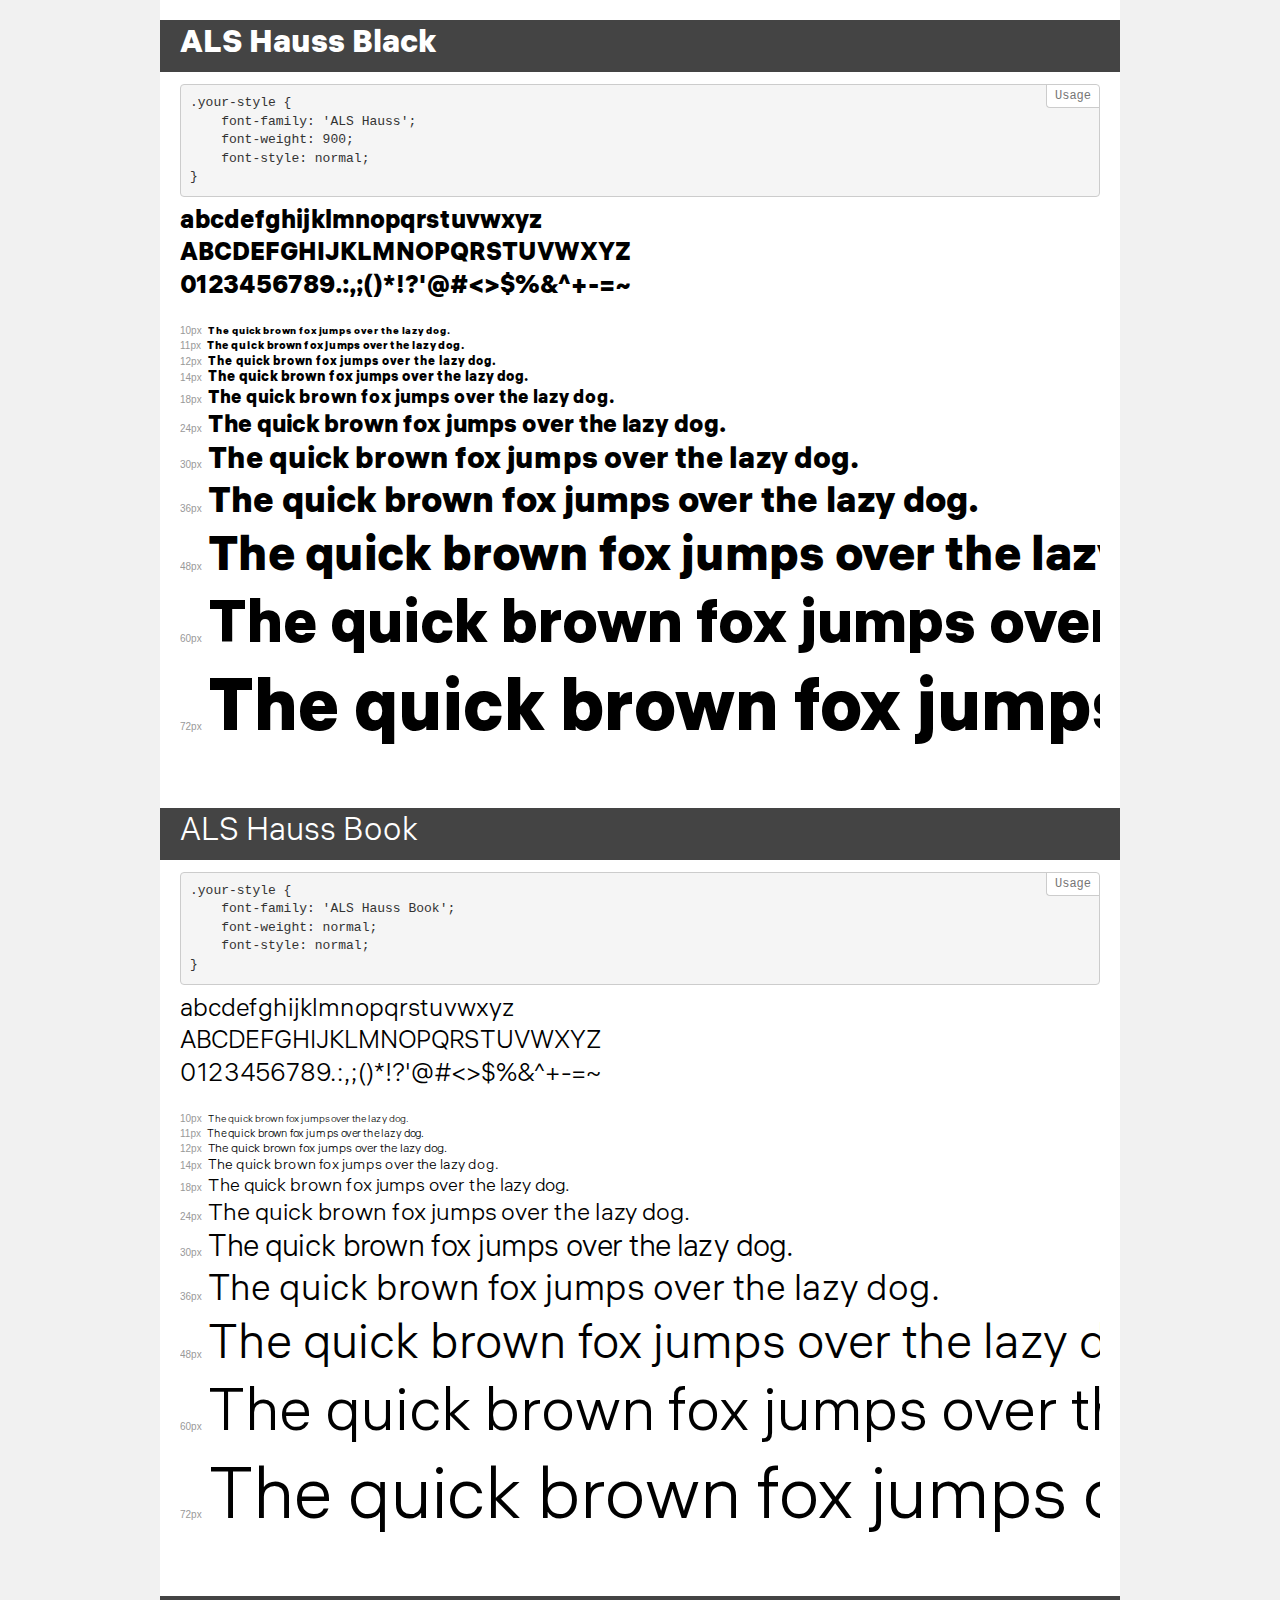
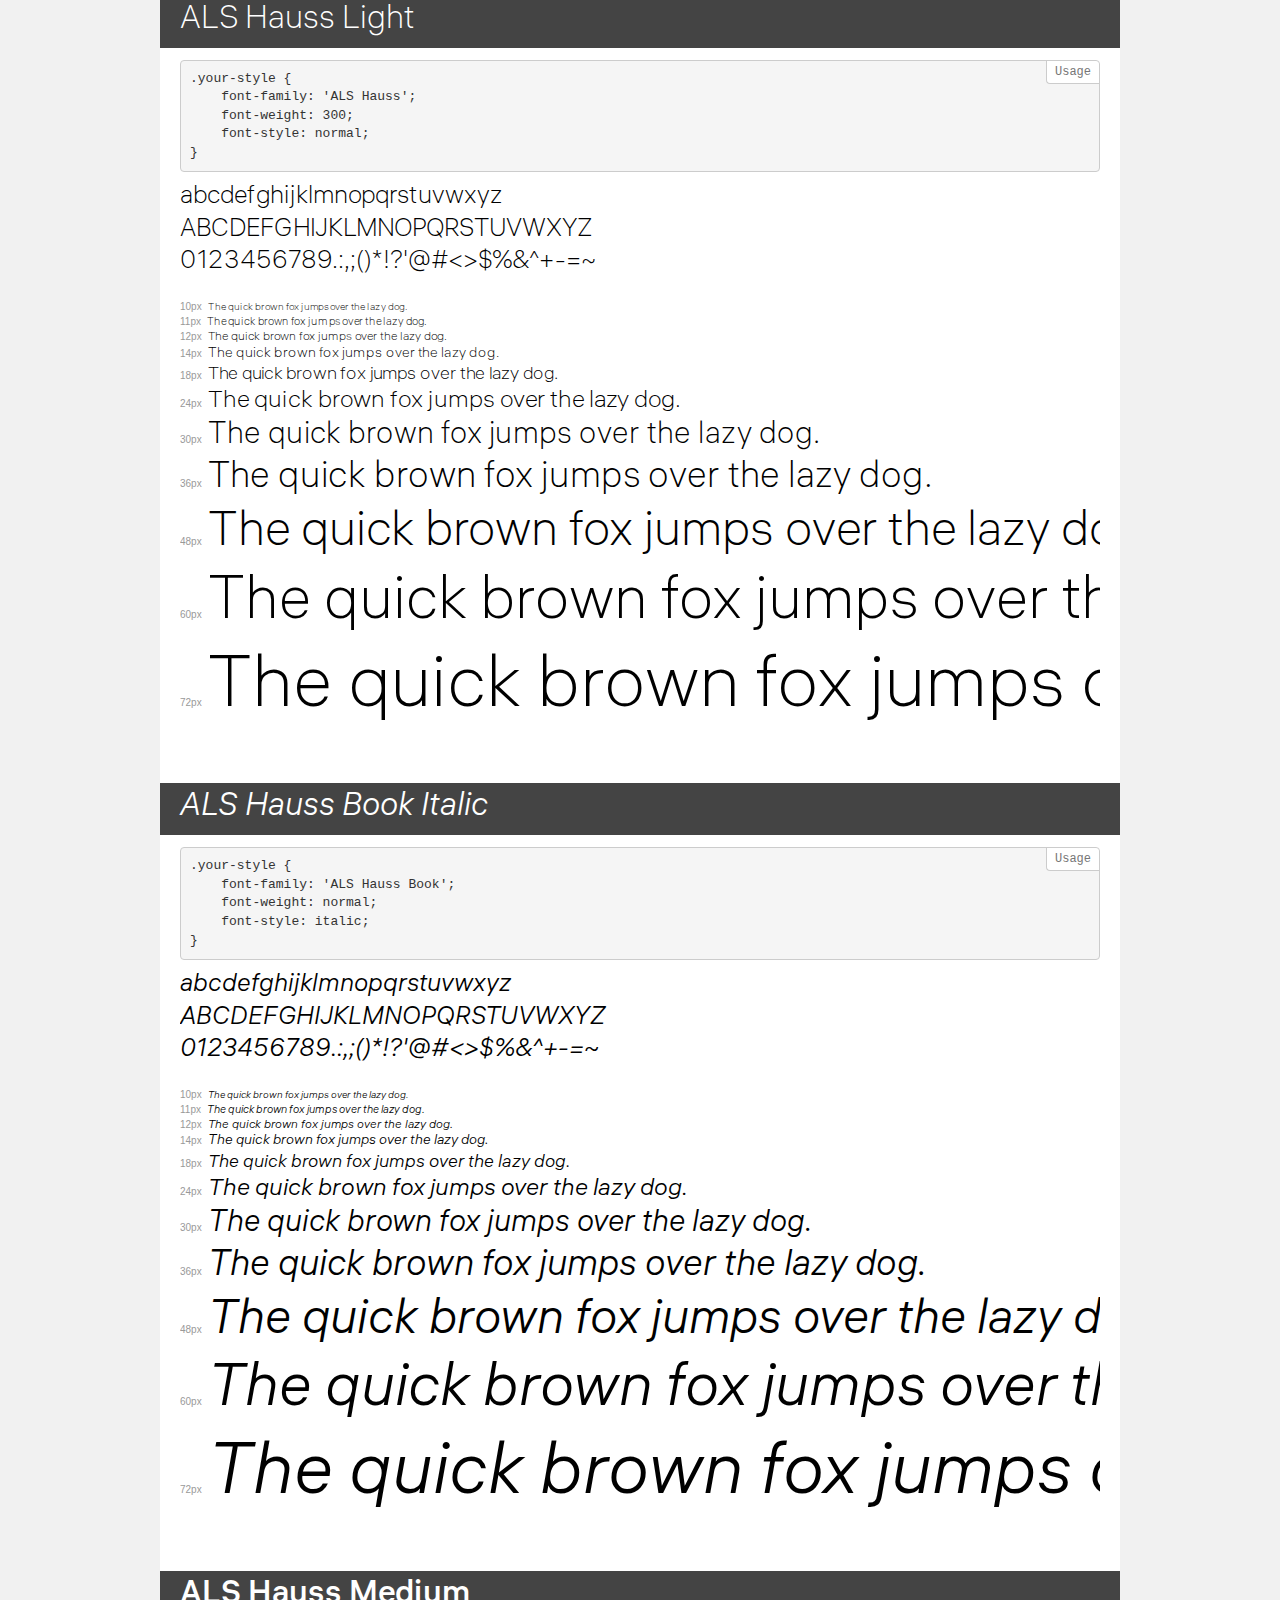
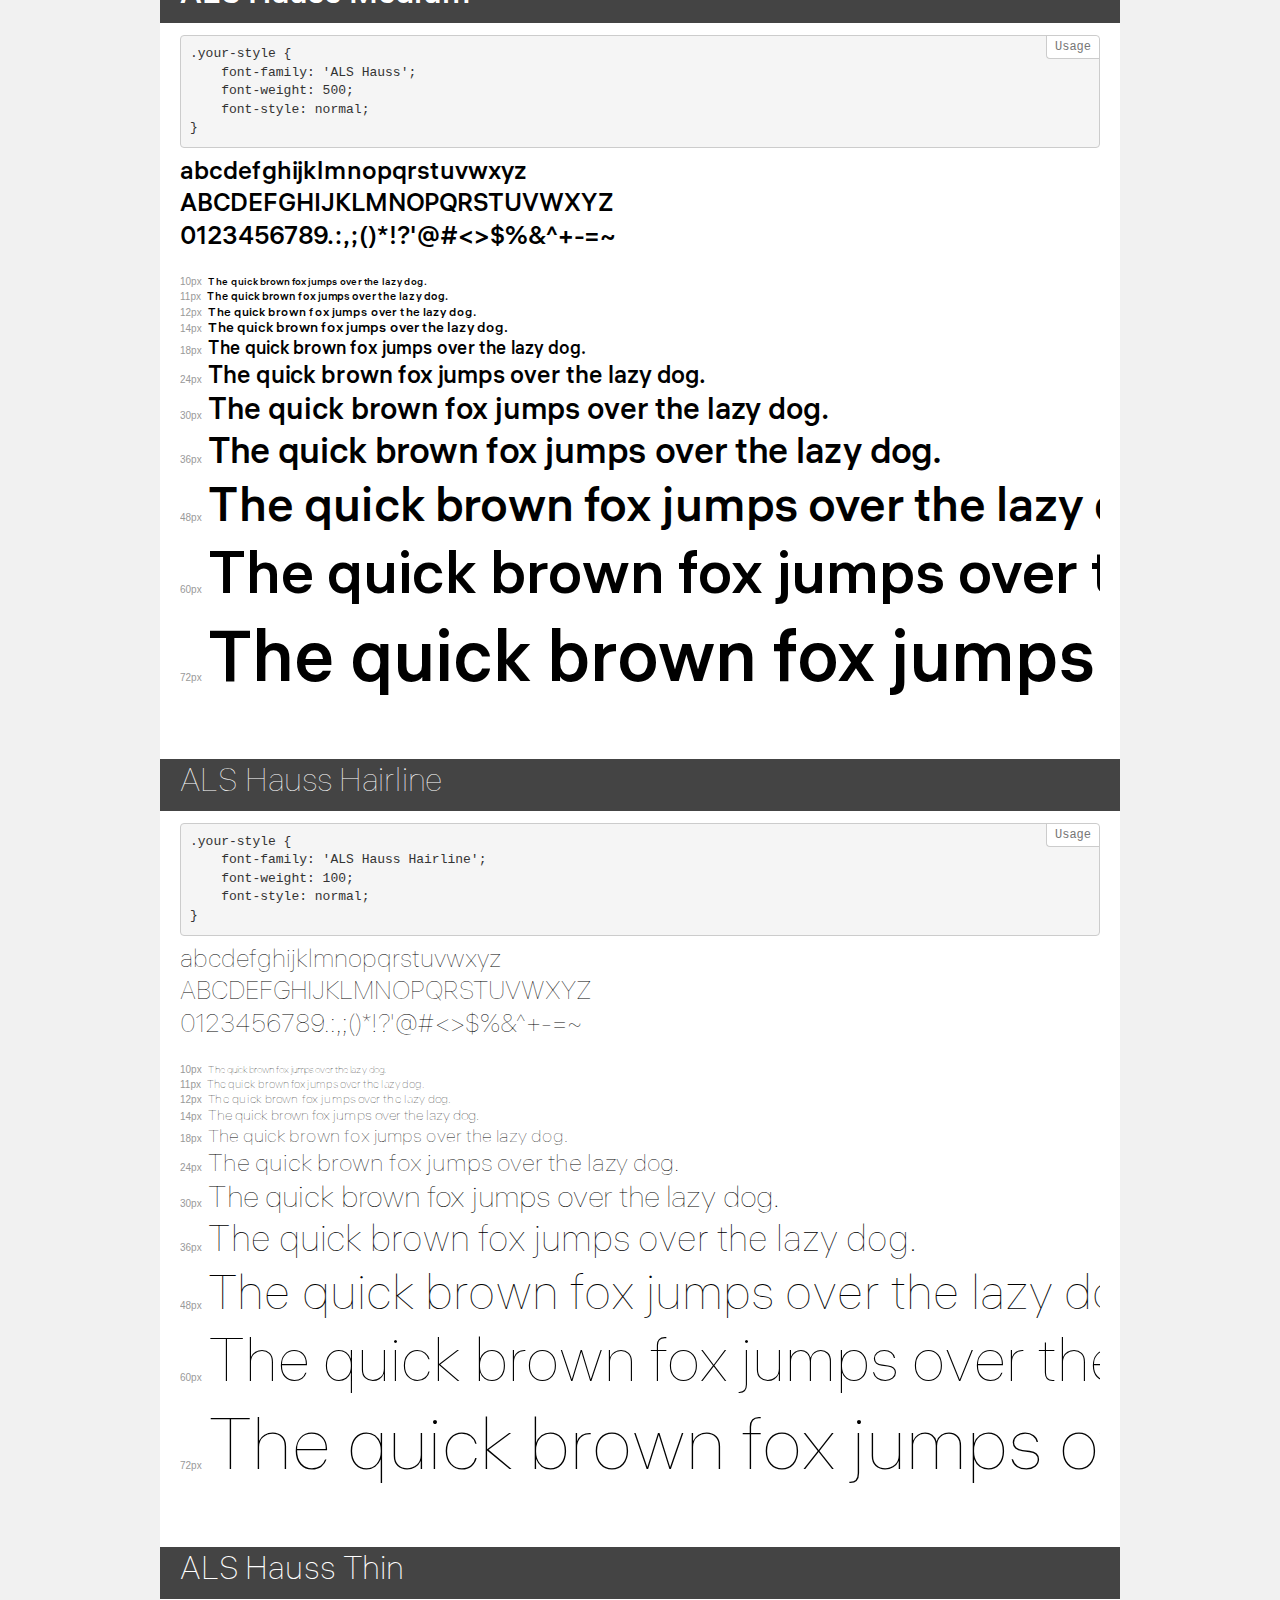
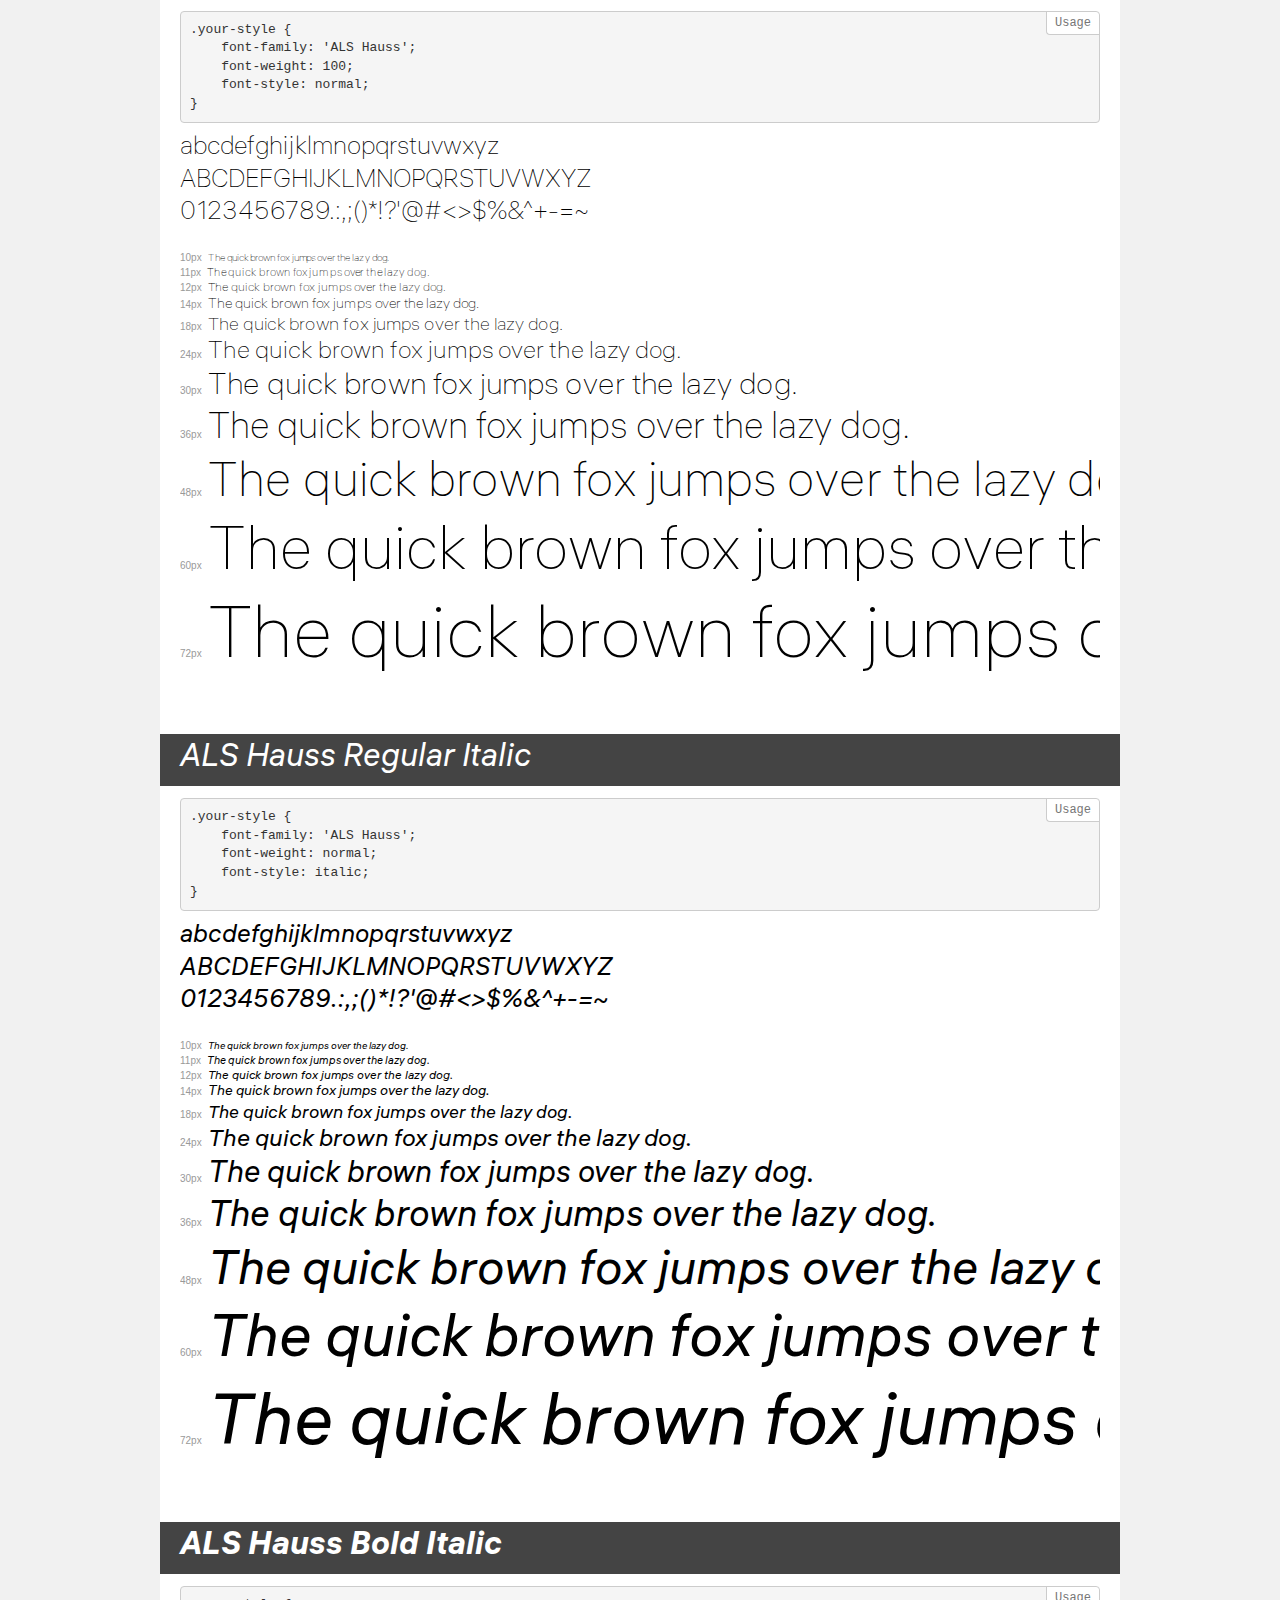
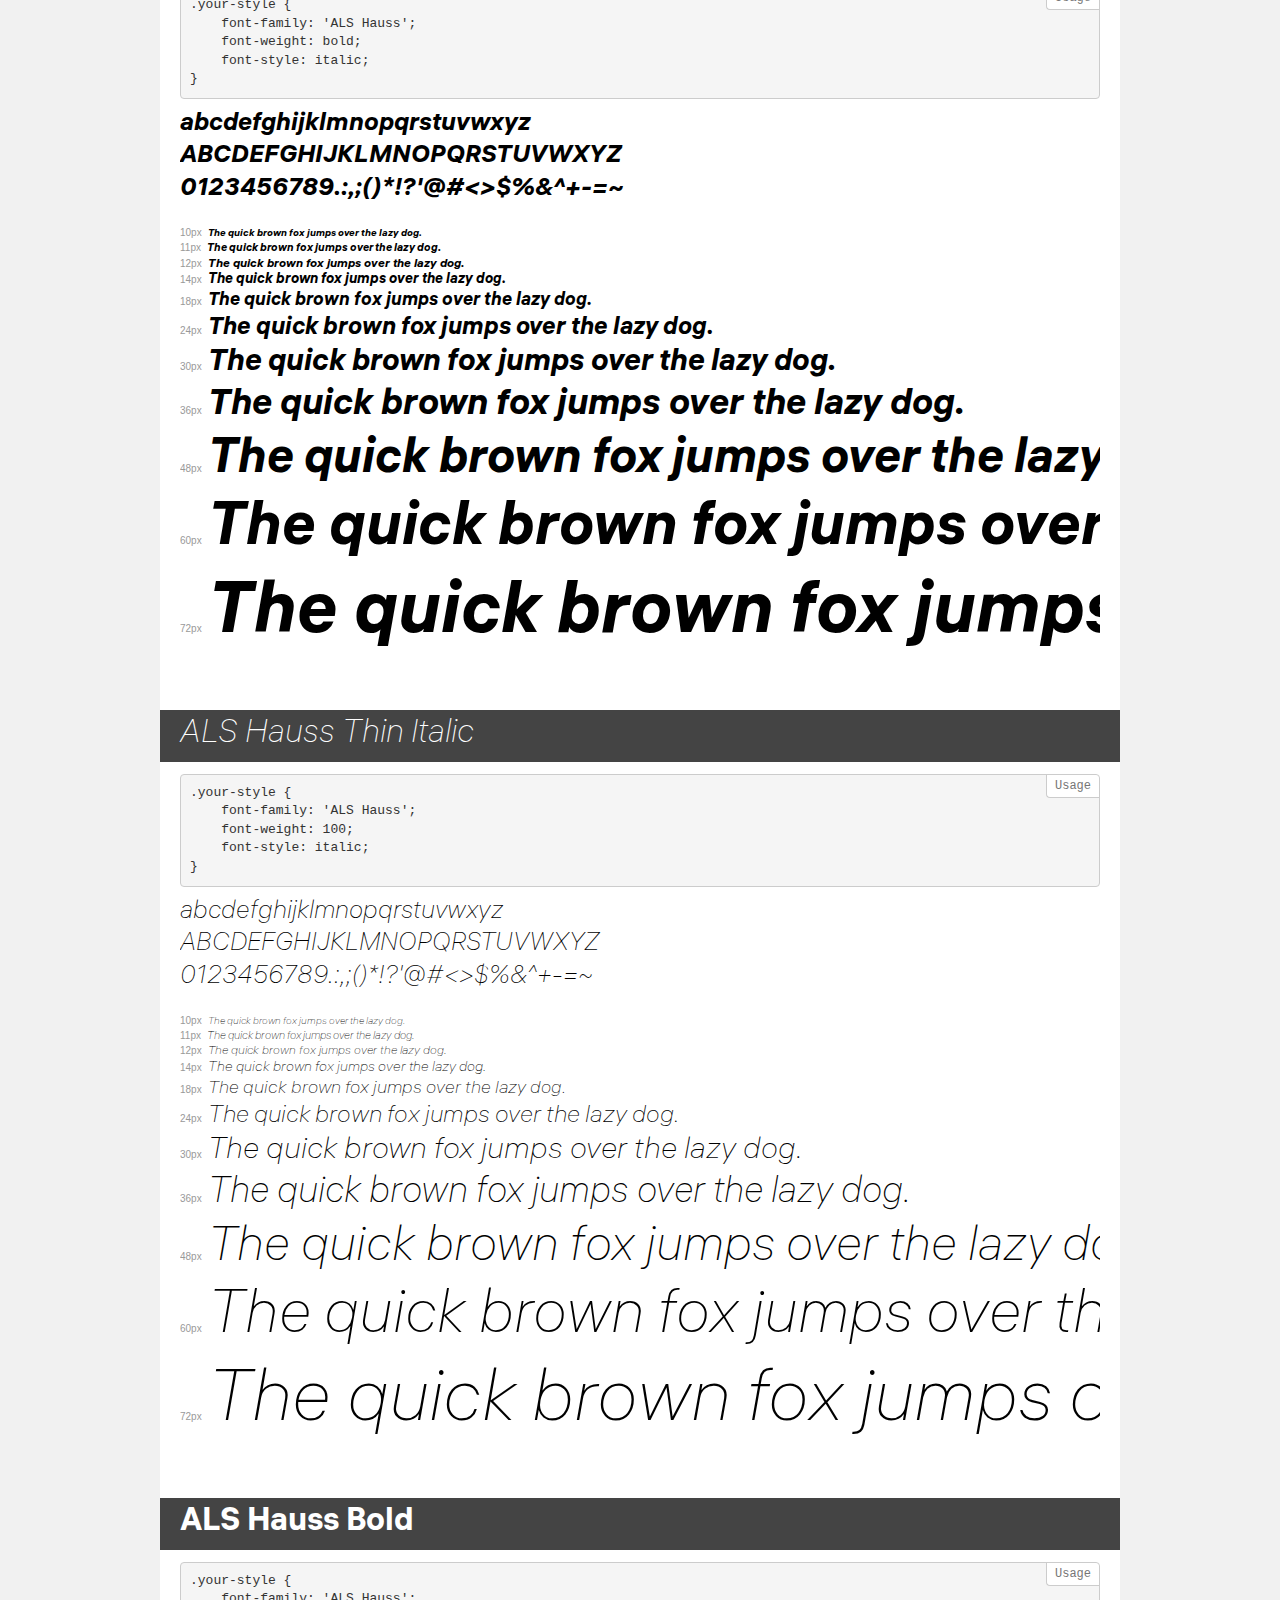
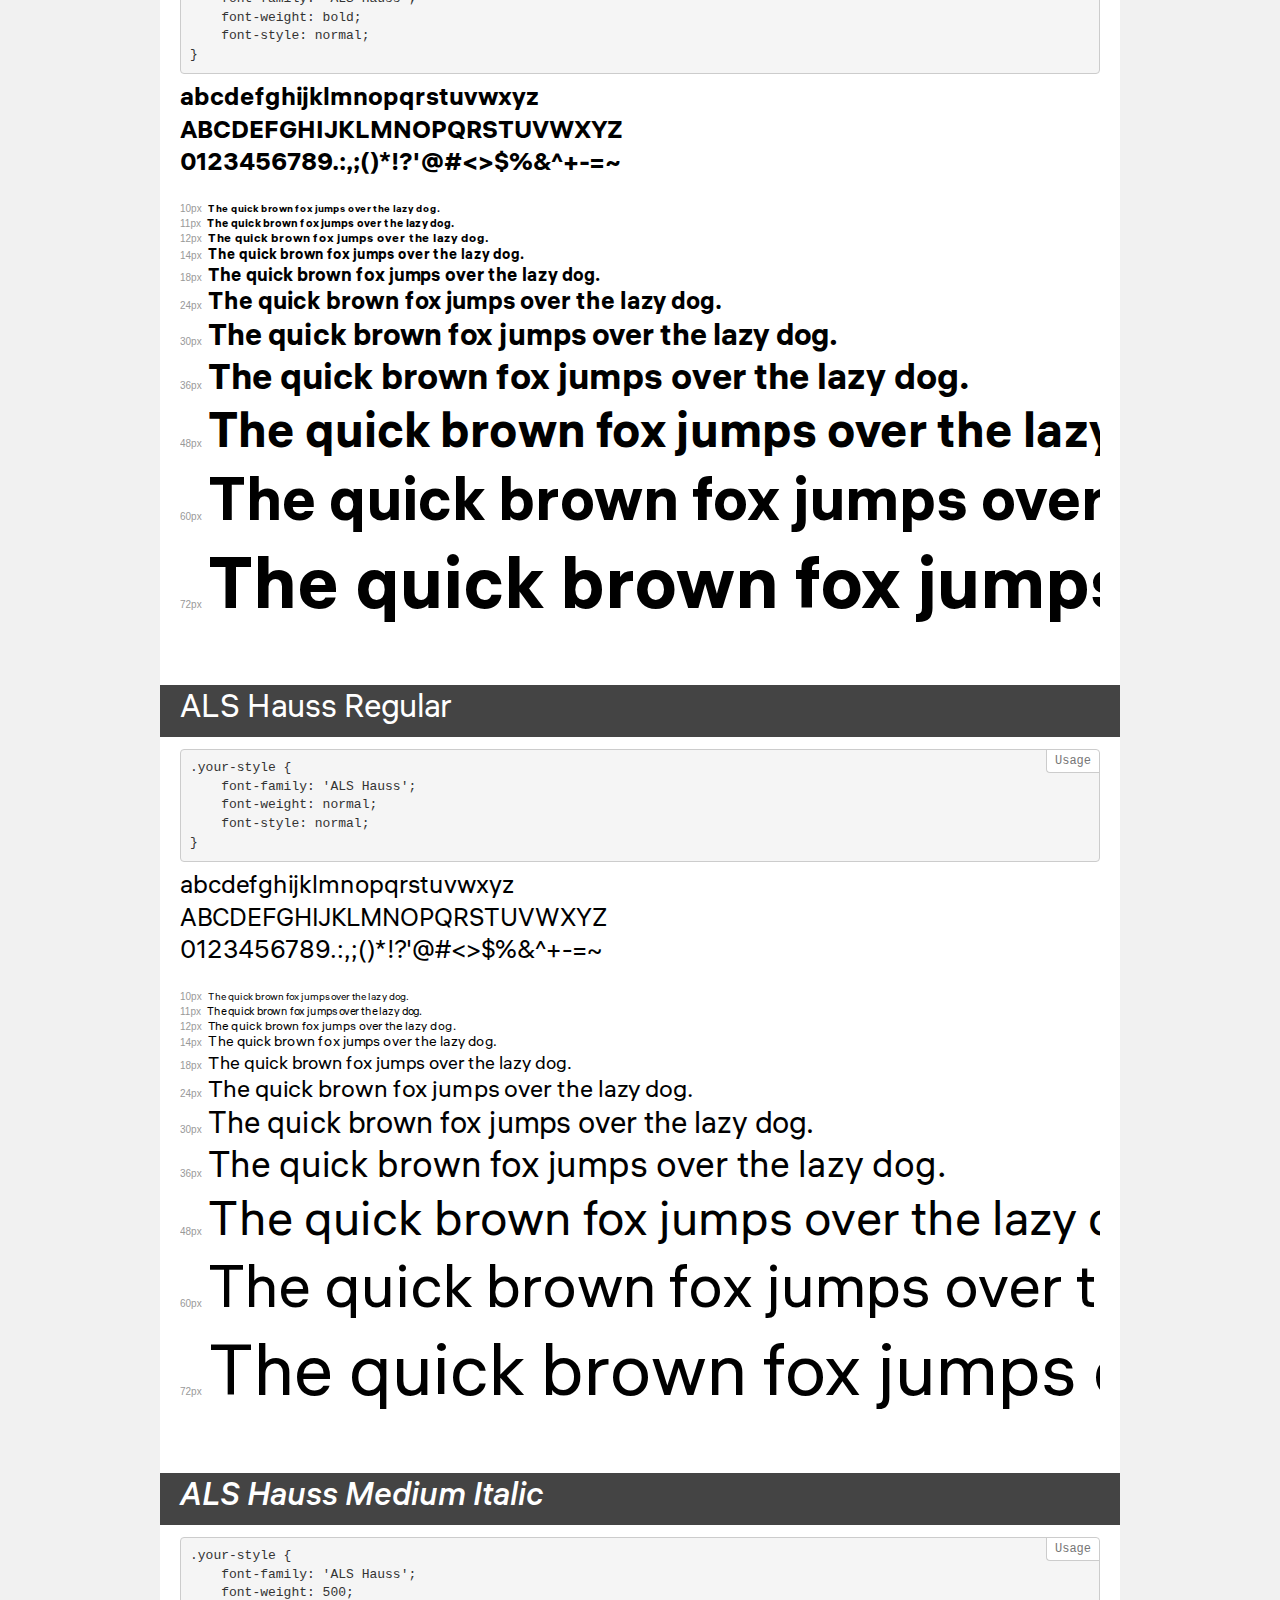
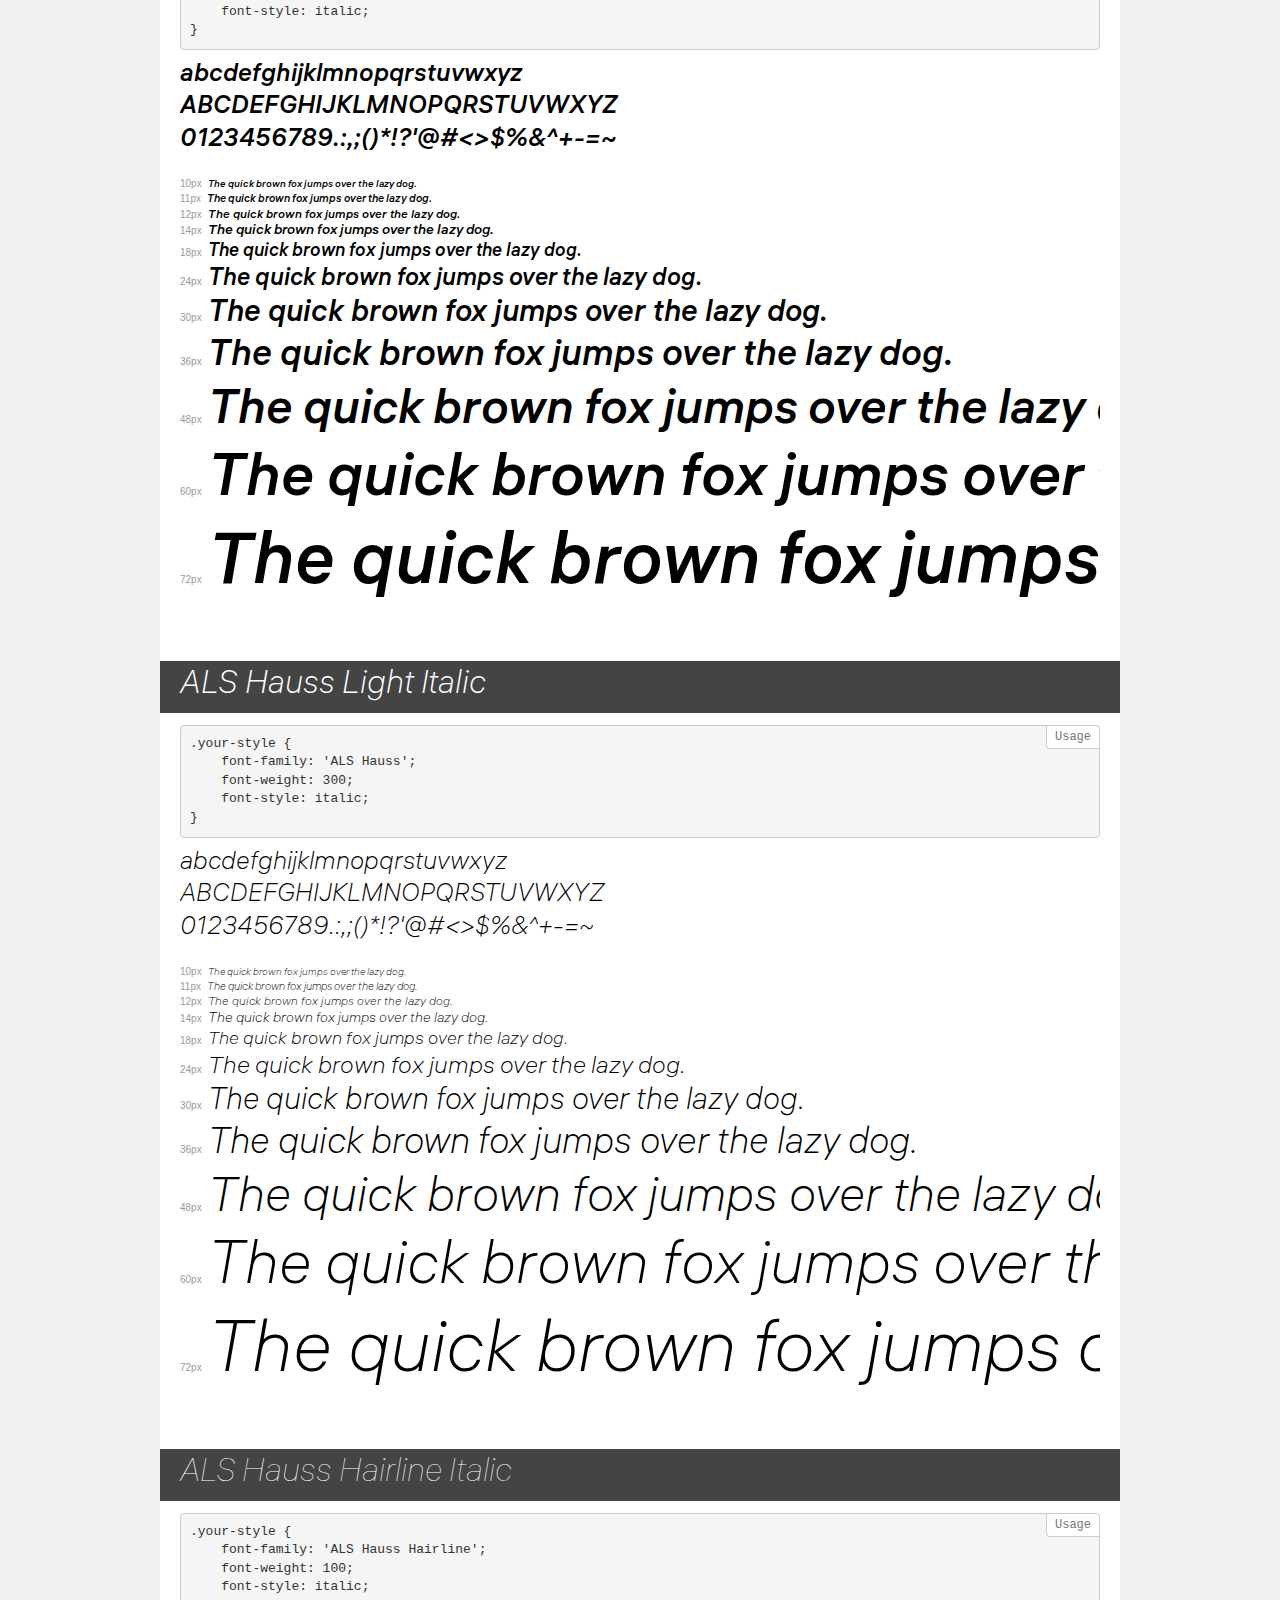
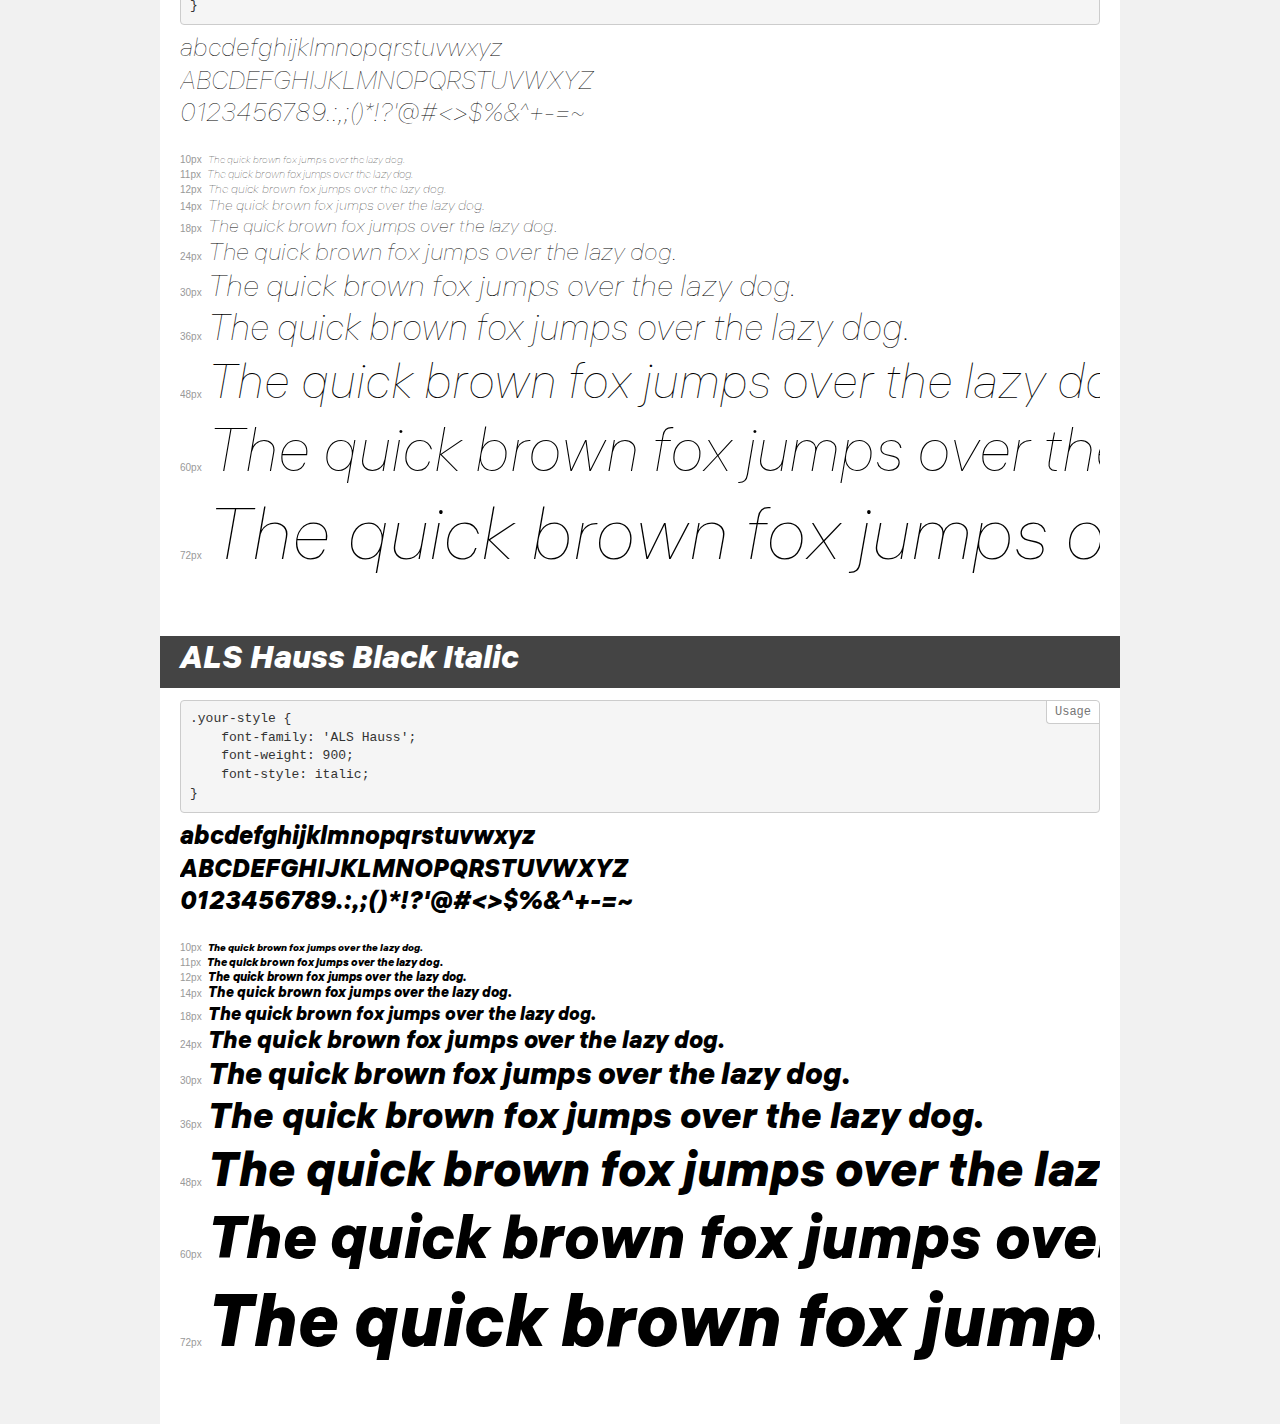
<file: fonts/hauss/demo.html>
<!DOCTYPE html>
<html>
<head>
    <meta charset="utf-8">
    <meta http-equiv="X-UA-Compatible" content="IE=edge">
    <meta name="viewport" content="width=device-width, initial-scale=1">
    <meta name="robots" content="noindex, noarchive">
    <meta name="format-detection" content="telephone=no">
    <title>Transfonter demo</title>
    <link href="stylesheet.css" rel="stylesheet">
    <style>
        /*
        http://meyerweb.com/eric/tools/css/reset/
        v2.0 | 20110126
        License: none (public domain)
        */
        html, body, div, span, applet, object, iframe,
        h1, h2, h3, h4, h5, h6, p, blockquote, pre,
        a, abbr, acronym, address, big, cite, code,
        del, dfn, em, img, ins, kbd, q, s, samp,
        small, strike, strong, sub, sup, tt, var,
        b, u, i, center,
        dl, dt, dd, ol, ul, li,
        fieldset, form, label, legend,
        table, caption, tbody, tfoot, thead, tr, th, td,
        article, aside, canvas, details, embed,
        figure, figcaption, footer, header, hgroup,
        menu, nav, output, ruby, section, summary,
        time, mark, audio, video {
            margin: 0;
            padding: 0;
            border: 0;
            font-size: 100%;
            font: inherit;
            vertical-align: baseline;
        }
        /* HTML5 display-role reset for older browsers */
        article, aside, details, figcaption, figure,
        footer, header, hgroup, menu, nav, section {
            display: block;
        }
        body {
            line-height: 1;
        }
        ol, ul {
            list-style: none;
        }
        blockquote, q {
            quotes: none;
        }
        blockquote:before, blockquote:after,
        q:before, q:after {
            content: '';
            content: none;
        }
        table {
            border-collapse: collapse;
            border-spacing: 0;
        }
        /* common styles */
        body {
            background: #f1f1f1;
            color: #000;
        }
        .page {
            background: #fff;
            width: 920px;
            margin: 0 auto;
            padding: 20px 20px 0 20px;
            overflow: hidden;
        }
        .font-container {
            overflow-x: auto;
            overflow-y: hidden;
            margin-bottom: 40px;
            line-height: 1.3;
            white-space: nowrap;
            padding-bottom: 5px;
        }
        h1 {
            position: relative;
            background: #444;
            font-size: 32px;
            color: #fff;
            padding: 10px 20px;
            margin: 0 -20px 12px -20px;
        }
        .letters {
            font-size: 25px;
            margin-bottom: 20px;
        }
        .s10:before {
            content: '10px';
        }
        .s11:before {
            content: '11px';
        }
        .s12:before {
            content: '12px';
        }
        .s14:before {
            content: '14px';
        }
        .s18:before {
            content: '18px';
        }
        .s24:before {
            content: '24px';
        }
        .s30:before {
            content: '30px';
        }
        .s36:before {
            content: '36px';
        }
        .s48:before {
            content: '48px';
        }
        .s60:before {
            content: '60px';
        }
        .s72:before {
            content: '72px';
        }
        .s10:before, .s11:before, .s12:before, .s14:before,
        .s18:before, .s24:before, .s30:before, .s36:before,
        .s48:before, .s60:before, .s72:before {
            font-family: Arial, sans-serif;
            font-size: 10px;
            font-weight: normal;
            font-style: normal;
            color: #999;
            padding-right: 6px;
        }
        pre {
            display: block;
            position: relative;
            padding: 9px;
            margin: 0 0 10px;
            font-family: Monaco, Menlo, Consolas, "Courier New", monospace !important;
            font-size: 13px;
            line-height: 1.428571429;
            color: #333;
            font-weight: normal !important;
            font-style: normal !important;
            background-color: #f5f5f5;
            border: 1px solid #ccc;
            overflow-x: auto;
            border-radius: 4px;
        }
        pre:after {
            display: block;
            position: absolute;
            right: 0;
            top: 0;
            content: 'Usage';
            line-height: 1;
            padding: 5px 8px;
            font-size: 12px;
            color: #767676;
            background-color: #fff;
            border: 1px solid #ccc;
            border-right: none;
            border-top: none;
            border-radius: 0 4px 0 4px;
            z-index: 10;
        }
        /* responsive */
        @media (max-width: 959px) {
            .page {
                width: auto;
                margin: 0;
            }
        }
    </style>
</head>
<body>
<div class="page">
    <div class="demo" style="font-family: 'ALS Hauss'; font-weight: 900; font-style: normal;">
        <h1>ALS Hauss Black</h1>
        <pre>.your-style {
    font-family: 'ALS Hauss';
    font-weight: 900;
    font-style: normal;
}</pre>
        <div class="font-container">
            <p class="letters">
                abcdefghijklmnopqrstuvwxyz<br>
ABCDEFGHIJKLMNOPQRSTUVWXYZ<br>
                0123456789.:,;()*!?'@#<>$%&^+-=~
            </p>
            <p class="s10" style="font-size: 10px;">The quick brown fox jumps over the lazy dog.</p>
            <p class="s11" style="font-size: 11px;">The quick brown fox jumps over the lazy dog.</p>
            <p class="s12" style="font-size: 12px;">The quick brown fox jumps over the lazy dog.</p>
            <p class="s14" style="font-size: 14px;">The quick brown fox jumps over the lazy dog.</p>
            <p class="s18" style="font-size: 18px;">The quick brown fox jumps over the lazy dog.</p>
            <p class="s24" style="font-size: 24px;">The quick brown fox jumps over the lazy dog.</p>
            <p class="s30" style="font-size: 30px;">The quick brown fox jumps over the lazy dog.</p>
            <p class="s36" style="font-size: 36px;">The quick brown fox jumps over the lazy dog.</p>
            <p class="s48" style="font-size: 48px;">The quick brown fox jumps over the lazy dog.</p>
            <p class="s60" style="font-size: 60px;">The quick brown fox jumps over the lazy dog.</p>
            <p class="s72" style="font-size: 72px;">The quick brown fox jumps over the lazy dog.</p>
        </div>
    </div>
    <div class="demo" style="font-family: 'ALS Hauss Book'; font-weight: normal; font-style: normal;">
        <h1>ALS Hauss Book</h1>
        <pre>.your-style {
    font-family: 'ALS Hauss Book';
    font-weight: normal;
    font-style: normal;
}</pre>
        <div class="font-container">
            <p class="letters">
                abcdefghijklmnopqrstuvwxyz<br>
ABCDEFGHIJKLMNOPQRSTUVWXYZ<br>
                0123456789.:,;()*!?'@#<>$%&^+-=~
            </p>
            <p class="s10" style="font-size: 10px;">The quick brown fox jumps over the lazy dog.</p>
            <p class="s11" style="font-size: 11px;">The quick brown fox jumps over the lazy dog.</p>
            <p class="s12" style="font-size: 12px;">The quick brown fox jumps over the lazy dog.</p>
            <p class="s14" style="font-size: 14px;">The quick brown fox jumps over the lazy dog.</p>
            <p class="s18" style="font-size: 18px;">The quick brown fox jumps over the lazy dog.</p>
            <p class="s24" style="font-size: 24px;">The quick brown fox jumps over the lazy dog.</p>
            <p class="s30" style="font-size: 30px;">The quick brown fox jumps over the lazy dog.</p>
            <p class="s36" style="font-size: 36px;">The quick brown fox jumps over the lazy dog.</p>
            <p class="s48" style="font-size: 48px;">The quick brown fox jumps over the lazy dog.</p>
            <p class="s60" style="font-size: 60px;">The quick brown fox jumps over the lazy dog.</p>
            <p class="s72" style="font-size: 72px;">The quick brown fox jumps over the lazy dog.</p>
        </div>
    </div>
    <div class="demo" style="font-family: 'ALS Hauss'; font-weight: 300; font-style: normal;">
        <h1>ALS Hauss Light</h1>
        <pre>.your-style {
    font-family: 'ALS Hauss';
    font-weight: 300;
    font-style: normal;
}</pre>
        <div class="font-container">
            <p class="letters">
                abcdefghijklmnopqrstuvwxyz<br>
ABCDEFGHIJKLMNOPQRSTUVWXYZ<br>
                0123456789.:,;()*!?'@#<>$%&^+-=~
            </p>
            <p class="s10" style="font-size: 10px;">The quick brown fox jumps over the lazy dog.</p>
            <p class="s11" style="font-size: 11px;">The quick brown fox jumps over the lazy dog.</p>
            <p class="s12" style="font-size: 12px;">The quick brown fox jumps over the lazy dog.</p>
            <p class="s14" style="font-size: 14px;">The quick brown fox jumps over the lazy dog.</p>
            <p class="s18" style="font-size: 18px;">The quick brown fox jumps over the lazy dog.</p>
            <p class="s24" style="font-size: 24px;">The quick brown fox jumps over the lazy dog.</p>
            <p class="s30" style="font-size: 30px;">The quick brown fox jumps over the lazy dog.</p>
            <p class="s36" style="font-size: 36px;">The quick brown fox jumps over the lazy dog.</p>
            <p class="s48" style="font-size: 48px;">The quick brown fox jumps over the lazy dog.</p>
            <p class="s60" style="font-size: 60px;">The quick brown fox jumps over the lazy dog.</p>
            <p class="s72" style="font-size: 72px;">The quick brown fox jumps over the lazy dog.</p>
        </div>
    </div>
    <div class="demo" style="font-family: 'ALS Hauss Book'; font-weight: normal; font-style: italic;">
        <h1>ALS Hauss Book Italic</h1>
        <pre>.your-style {
    font-family: 'ALS Hauss Book';
    font-weight: normal;
    font-style: italic;
}</pre>
        <div class="font-container">
            <p class="letters">
                abcdefghijklmnopqrstuvwxyz<br>
ABCDEFGHIJKLMNOPQRSTUVWXYZ<br>
                0123456789.:,;()*!?'@#<>$%&^+-=~
            </p>
            <p class="s10" style="font-size: 10px;">The quick brown fox jumps over the lazy dog.</p>
            <p class="s11" style="font-size: 11px;">The quick brown fox jumps over the lazy dog.</p>
            <p class="s12" style="font-size: 12px;">The quick brown fox jumps over the lazy dog.</p>
            <p class="s14" style="font-size: 14px;">The quick brown fox jumps over the lazy dog.</p>
            <p class="s18" style="font-size: 18px;">The quick brown fox jumps over the lazy dog.</p>
            <p class="s24" style="font-size: 24px;">The quick brown fox jumps over the lazy dog.</p>
            <p class="s30" style="font-size: 30px;">The quick brown fox jumps over the lazy dog.</p>
            <p class="s36" style="font-size: 36px;">The quick brown fox jumps over the lazy dog.</p>
            <p class="s48" style="font-size: 48px;">The quick brown fox jumps over the lazy dog.</p>
            <p class="s60" style="font-size: 60px;">The quick brown fox jumps over the lazy dog.</p>
            <p class="s72" style="font-size: 72px;">The quick brown fox jumps over the lazy dog.</p>
        </div>
    </div>
    <div class="demo" style="font-family: 'ALS Hauss'; font-weight: 500; font-style: normal;">
        <h1>ALS Hauss Medium</h1>
        <pre>.your-style {
    font-family: 'ALS Hauss';
    font-weight: 500;
    font-style: normal;
}</pre>
        <div class="font-container">
            <p class="letters">
                abcdefghijklmnopqrstuvwxyz<br>
ABCDEFGHIJKLMNOPQRSTUVWXYZ<br>
                0123456789.:,;()*!?'@#<>$%&^+-=~
            </p>
            <p class="s10" style="font-size: 10px;">The quick brown fox jumps over the lazy dog.</p>
            <p class="s11" style="font-size: 11px;">The quick brown fox jumps over the lazy dog.</p>
            <p class="s12" style="font-size: 12px;">The quick brown fox jumps over the lazy dog.</p>
            <p class="s14" style="font-size: 14px;">The quick brown fox jumps over the lazy dog.</p>
            <p class="s18" style="font-size: 18px;">The quick brown fox jumps over the lazy dog.</p>
            <p class="s24" style="font-size: 24px;">The quick brown fox jumps over the lazy dog.</p>
            <p class="s30" style="font-size: 30px;">The quick brown fox jumps over the lazy dog.</p>
            <p class="s36" style="font-size: 36px;">The quick brown fox jumps over the lazy dog.</p>
            <p class="s48" style="font-size: 48px;">The quick brown fox jumps over the lazy dog.</p>
            <p class="s60" style="font-size: 60px;">The quick brown fox jumps over the lazy dog.</p>
            <p class="s72" style="font-size: 72px;">The quick brown fox jumps over the lazy dog.</p>
        </div>
    </div>
    <div class="demo" style="font-family: 'ALS Hauss Hairline'; font-weight: 100; font-style: normal;">
        <h1>ALS Hauss Hairline</h1>
        <pre>.your-style {
    font-family: 'ALS Hauss Hairline';
    font-weight: 100;
    font-style: normal;
}</pre>
        <div class="font-container">
            <p class="letters">
                abcdefghijklmnopqrstuvwxyz<br>
ABCDEFGHIJKLMNOPQRSTUVWXYZ<br>
                0123456789.:,;()*!?'@#<>$%&^+-=~
            </p>
            <p class="s10" style="font-size: 10px;">The quick brown fox jumps over the lazy dog.</p>
            <p class="s11" style="font-size: 11px;">The quick brown fox jumps over the lazy dog.</p>
            <p class="s12" style="font-size: 12px;">The quick brown fox jumps over the lazy dog.</p>
            <p class="s14" style="font-size: 14px;">The quick brown fox jumps over the lazy dog.</p>
            <p class="s18" style="font-size: 18px;">The quick brown fox jumps over the lazy dog.</p>
            <p class="s24" style="font-size: 24px;">The quick brown fox jumps over the lazy dog.</p>
            <p class="s30" style="font-size: 30px;">The quick brown fox jumps over the lazy dog.</p>
            <p class="s36" style="font-size: 36px;">The quick brown fox jumps over the lazy dog.</p>
            <p class="s48" style="font-size: 48px;">The quick brown fox jumps over the lazy dog.</p>
            <p class="s60" style="font-size: 60px;">The quick brown fox jumps over the lazy dog.</p>
            <p class="s72" style="font-size: 72px;">The quick brown fox jumps over the lazy dog.</p>
        </div>
    </div>
    <div class="demo" style="font-family: 'ALS Hauss'; font-weight: 100; font-style: normal;">
        <h1>ALS Hauss Thin</h1>
        <pre>.your-style {
    font-family: 'ALS Hauss';
    font-weight: 100;
    font-style: normal;
}</pre>
        <div class="font-container">
            <p class="letters">
                abcdefghijklmnopqrstuvwxyz<br>
ABCDEFGHIJKLMNOPQRSTUVWXYZ<br>
                0123456789.:,;()*!?'@#<>$%&^+-=~
            </p>
            <p class="s10" style="font-size: 10px;">The quick brown fox jumps over the lazy dog.</p>
            <p class="s11" style="font-size: 11px;">The quick brown fox jumps over the lazy dog.</p>
            <p class="s12" style="font-size: 12px;">The quick brown fox jumps over the lazy dog.</p>
            <p class="s14" style="font-size: 14px;">The quick brown fox jumps over the lazy dog.</p>
            <p class="s18" style="font-size: 18px;">The quick brown fox jumps over the lazy dog.</p>
            <p class="s24" style="font-size: 24px;">The quick brown fox jumps over the lazy dog.</p>
            <p class="s30" style="font-size: 30px;">The quick brown fox jumps over the lazy dog.</p>
            <p class="s36" style="font-size: 36px;">The quick brown fox jumps over the lazy dog.</p>
            <p class="s48" style="font-size: 48px;">The quick brown fox jumps over the lazy dog.</p>
            <p class="s60" style="font-size: 60px;">The quick brown fox jumps over the lazy dog.</p>
            <p class="s72" style="font-size: 72px;">The quick brown fox jumps over the lazy dog.</p>
        </div>
    </div>
    <div class="demo" style="font-family: 'ALS Hauss'; font-weight: normal; font-style: italic;">
        <h1>ALS Hauss Regular Italic</h1>
        <pre>.your-style {
    font-family: 'ALS Hauss';
    font-weight: normal;
    font-style: italic;
}</pre>
        <div class="font-container">
            <p class="letters">
                abcdefghijklmnopqrstuvwxyz<br>
ABCDEFGHIJKLMNOPQRSTUVWXYZ<br>
                0123456789.:,;()*!?'@#<>$%&^+-=~
            </p>
            <p class="s10" style="font-size: 10px;">The quick brown fox jumps over the lazy dog.</p>
            <p class="s11" style="font-size: 11px;">The quick brown fox jumps over the lazy dog.</p>
            <p class="s12" style="font-size: 12px;">The quick brown fox jumps over the lazy dog.</p>
            <p class="s14" style="font-size: 14px;">The quick brown fox jumps over the lazy dog.</p>
            <p class="s18" style="font-size: 18px;">The quick brown fox jumps over the lazy dog.</p>
            <p class="s24" style="font-size: 24px;">The quick brown fox jumps over the lazy dog.</p>
            <p class="s30" style="font-size: 30px;">The quick brown fox jumps over the lazy dog.</p>
            <p class="s36" style="font-size: 36px;">The quick brown fox jumps over the lazy dog.</p>
            <p class="s48" style="font-size: 48px;">The quick brown fox jumps over the lazy dog.</p>
            <p class="s60" style="font-size: 60px;">The quick brown fox jumps over the lazy dog.</p>
            <p class="s72" style="font-size: 72px;">The quick brown fox jumps over the lazy dog.</p>
        </div>
    </div>
    <div class="demo" style="font-family: 'ALS Hauss'; font-weight: bold; font-style: italic;">
        <h1>ALS Hauss Bold Italic</h1>
        <pre>.your-style {
    font-family: 'ALS Hauss';
    font-weight: bold;
    font-style: italic;
}</pre>
        <div class="font-container">
            <p class="letters">
                abcdefghijklmnopqrstuvwxyz<br>
ABCDEFGHIJKLMNOPQRSTUVWXYZ<br>
                0123456789.:,;()*!?'@#<>$%&^+-=~
            </p>
            <p class="s10" style="font-size: 10px;">The quick brown fox jumps over the lazy dog.</p>
            <p class="s11" style="font-size: 11px;">The quick brown fox jumps over the lazy dog.</p>
            <p class="s12" style="font-size: 12px;">The quick brown fox jumps over the lazy dog.</p>
            <p class="s14" style="font-size: 14px;">The quick brown fox jumps over the lazy dog.</p>
            <p class="s18" style="font-size: 18px;">The quick brown fox jumps over the lazy dog.</p>
            <p class="s24" style="font-size: 24px;">The quick brown fox jumps over the lazy dog.</p>
            <p class="s30" style="font-size: 30px;">The quick brown fox jumps over the lazy dog.</p>
            <p class="s36" style="font-size: 36px;">The quick brown fox jumps over the lazy dog.</p>
            <p class="s48" style="font-size: 48px;">The quick brown fox jumps over the lazy dog.</p>
            <p class="s60" style="font-size: 60px;">The quick brown fox jumps over the lazy dog.</p>
            <p class="s72" style="font-size: 72px;">The quick brown fox jumps over the lazy dog.</p>
        </div>
    </div>
    <div class="demo" style="font-family: 'ALS Hauss'; font-weight: 100; font-style: italic;">
        <h1>ALS Hauss Thin Italic</h1>
        <pre>.your-style {
    font-family: 'ALS Hauss';
    font-weight: 100;
    font-style: italic;
}</pre>
        <div class="font-container">
            <p class="letters">
                abcdefghijklmnopqrstuvwxyz<br>
ABCDEFGHIJKLMNOPQRSTUVWXYZ<br>
                0123456789.:,;()*!?'@#<>$%&^+-=~
            </p>
            <p class="s10" style="font-size: 10px;">The quick brown fox jumps over the lazy dog.</p>
            <p class="s11" style="font-size: 11px;">The quick brown fox jumps over the lazy dog.</p>
            <p class="s12" style="font-size: 12px;">The quick brown fox jumps over the lazy dog.</p>
            <p class="s14" style="font-size: 14px;">The quick brown fox jumps over the lazy dog.</p>
            <p class="s18" style="font-size: 18px;">The quick brown fox jumps over the lazy dog.</p>
            <p class="s24" style="font-size: 24px;">The quick brown fox jumps over the lazy dog.</p>
            <p class="s30" style="font-size: 30px;">The quick brown fox jumps over the lazy dog.</p>
            <p class="s36" style="font-size: 36px;">The quick brown fox jumps over the lazy dog.</p>
            <p class="s48" style="font-size: 48px;">The quick brown fox jumps over the lazy dog.</p>
            <p class="s60" style="font-size: 60px;">The quick brown fox jumps over the lazy dog.</p>
            <p class="s72" style="font-size: 72px;">The quick brown fox jumps over the lazy dog.</p>
        </div>
    </div>
    <div class="demo" style="font-family: 'ALS Hauss'; font-weight: bold; font-style: normal;">
        <h1>ALS Hauss Bold</h1>
        <pre>.your-style {
    font-family: 'ALS Hauss';
    font-weight: bold;
    font-style: normal;
}</pre>
        <div class="font-container">
            <p class="letters">
                abcdefghijklmnopqrstuvwxyz<br>
ABCDEFGHIJKLMNOPQRSTUVWXYZ<br>
                0123456789.:,;()*!?'@#<>$%&^+-=~
            </p>
            <p class="s10" style="font-size: 10px;">The quick brown fox jumps over the lazy dog.</p>
            <p class="s11" style="font-size: 11px;">The quick brown fox jumps over the lazy dog.</p>
            <p class="s12" style="font-size: 12px;">The quick brown fox jumps over the lazy dog.</p>
            <p class="s14" style="font-size: 14px;">The quick brown fox jumps over the lazy dog.</p>
            <p class="s18" style="font-size: 18px;">The quick brown fox jumps over the lazy dog.</p>
            <p class="s24" style="font-size: 24px;">The quick brown fox jumps over the lazy dog.</p>
            <p class="s30" style="font-size: 30px;">The quick brown fox jumps over the lazy dog.</p>
            <p class="s36" style="font-size: 36px;">The quick brown fox jumps over the lazy dog.</p>
            <p class="s48" style="font-size: 48px;">The quick brown fox jumps over the lazy dog.</p>
            <p class="s60" style="font-size: 60px;">The quick brown fox jumps over the lazy dog.</p>
            <p class="s72" style="font-size: 72px;">The quick brown fox jumps over the lazy dog.</p>
        </div>
    </div>
    <div class="demo" style="font-family: 'ALS Hauss'; font-weight: normal; font-style: normal;">
        <h1>ALS Hauss Regular</h1>
        <pre>.your-style {
    font-family: 'ALS Hauss';
    font-weight: normal;
    font-style: normal;
}</pre>
        <div class="font-container">
            <p class="letters">
                abcdefghijklmnopqrstuvwxyz<br>
ABCDEFGHIJKLMNOPQRSTUVWXYZ<br>
                0123456789.:,;()*!?'@#<>$%&^+-=~
            </p>
            <p class="s10" style="font-size: 10px;">The quick brown fox jumps over the lazy dog.</p>
            <p class="s11" style="font-size: 11px;">The quick brown fox jumps over the lazy dog.</p>
            <p class="s12" style="font-size: 12px;">The quick brown fox jumps over the lazy dog.</p>
            <p class="s14" style="font-size: 14px;">The quick brown fox jumps over the lazy dog.</p>
            <p class="s18" style="font-size: 18px;">The quick brown fox jumps over the lazy dog.</p>
            <p class="s24" style="font-size: 24px;">The quick brown fox jumps over the lazy dog.</p>
            <p class="s30" style="font-size: 30px;">The quick brown fox jumps over the lazy dog.</p>
            <p class="s36" style="font-size: 36px;">The quick brown fox jumps over the lazy dog.</p>
            <p class="s48" style="font-size: 48px;">The quick brown fox jumps over the lazy dog.</p>
            <p class="s60" style="font-size: 60px;">The quick brown fox jumps over the lazy dog.</p>
            <p class="s72" style="font-size: 72px;">The quick brown fox jumps over the lazy dog.</p>
        </div>
    </div>
    <div class="demo" style="font-family: 'ALS Hauss'; font-weight: 500; font-style: italic;">
        <h1>ALS Hauss Medium Italic</h1>
        <pre>.your-style {
    font-family: 'ALS Hauss';
    font-weight: 500;
    font-style: italic;
}</pre>
        <div class="font-container">
            <p class="letters">
                abcdefghijklmnopqrstuvwxyz<br>
ABCDEFGHIJKLMNOPQRSTUVWXYZ<br>
                0123456789.:,;()*!?'@#<>$%&^+-=~
            </p>
            <p class="s10" style="font-size: 10px;">The quick brown fox jumps over the lazy dog.</p>
            <p class="s11" style="font-size: 11px;">The quick brown fox jumps over the lazy dog.</p>
            <p class="s12" style="font-size: 12px;">The quick brown fox jumps over the lazy dog.</p>
            <p class="s14" style="font-size: 14px;">The quick brown fox jumps over the lazy dog.</p>
            <p class="s18" style="font-size: 18px;">The quick brown fox jumps over the lazy dog.</p>
            <p class="s24" style="font-size: 24px;">The quick brown fox jumps over the lazy dog.</p>
            <p class="s30" style="font-size: 30px;">The quick brown fox jumps over the lazy dog.</p>
            <p class="s36" style="font-size: 36px;">The quick brown fox jumps over the lazy dog.</p>
            <p class="s48" style="font-size: 48px;">The quick brown fox jumps over the lazy dog.</p>
            <p class="s60" style="font-size: 60px;">The quick brown fox jumps over the lazy dog.</p>
            <p class="s72" style="font-size: 72px;">The quick brown fox jumps over the lazy dog.</p>
        </div>
    </div>
    <div class="demo" style="font-family: 'ALS Hauss'; font-weight: 300; font-style: italic;">
        <h1>ALS Hauss Light Italic</h1>
        <pre>.your-style {
    font-family: 'ALS Hauss';
    font-weight: 300;
    font-style: italic;
}</pre>
        <div class="font-container">
            <p class="letters">
                abcdefghijklmnopqrstuvwxyz<br>
ABCDEFGHIJKLMNOPQRSTUVWXYZ<br>
                0123456789.:,;()*!?'@#<>$%&^+-=~
            </p>
            <p class="s10" style="font-size: 10px;">The quick brown fox jumps over the lazy dog.</p>
            <p class="s11" style="font-size: 11px;">The quick brown fox jumps over the lazy dog.</p>
            <p class="s12" style="font-size: 12px;">The quick brown fox jumps over the lazy dog.</p>
            <p class="s14" style="font-size: 14px;">The quick brown fox jumps over the lazy dog.</p>
            <p class="s18" style="font-size: 18px;">The quick brown fox jumps over the lazy dog.</p>
            <p class="s24" style="font-size: 24px;">The quick brown fox jumps over the lazy dog.</p>
            <p class="s30" style="font-size: 30px;">The quick brown fox jumps over the lazy dog.</p>
            <p class="s36" style="font-size: 36px;">The quick brown fox jumps over the lazy dog.</p>
            <p class="s48" style="font-size: 48px;">The quick brown fox jumps over the lazy dog.</p>
            <p class="s60" style="font-size: 60px;">The quick brown fox jumps over the lazy dog.</p>
            <p class="s72" style="font-size: 72px;">The quick brown fox jumps over the lazy dog.</p>
        </div>
    </div>
    <div class="demo" style="font-family: 'ALS Hauss Hairline'; font-weight: 100; font-style: italic;">
        <h1>ALS Hauss Hairline Italic</h1>
        <pre>.your-style {
    font-family: 'ALS Hauss Hairline';
    font-weight: 100;
    font-style: italic;
}</pre>
        <div class="font-container">
            <p class="letters">
                abcdefghijklmnopqrstuvwxyz<br>
ABCDEFGHIJKLMNOPQRSTUVWXYZ<br>
                0123456789.:,;()*!?'@#<>$%&^+-=~
            </p>
            <p class="s10" style="font-size: 10px;">The quick brown fox jumps over the lazy dog.</p>
            <p class="s11" style="font-size: 11px;">The quick brown fox jumps over the lazy dog.</p>
            <p class="s12" style="font-size: 12px;">The quick brown fox jumps over the lazy dog.</p>
            <p class="s14" style="font-size: 14px;">The quick brown fox jumps over the lazy dog.</p>
            <p class="s18" style="font-size: 18px;">The quick brown fox jumps over the lazy dog.</p>
            <p class="s24" style="font-size: 24px;">The quick brown fox jumps over the lazy dog.</p>
            <p class="s30" style="font-size: 30px;">The quick brown fox jumps over the lazy dog.</p>
            <p class="s36" style="font-size: 36px;">The quick brown fox jumps over the lazy dog.</p>
            <p class="s48" style="font-size: 48px;">The quick brown fox jumps over the lazy dog.</p>
            <p class="s60" style="font-size: 60px;">The quick brown fox jumps over the lazy dog.</p>
            <p class="s72" style="font-size: 72px;">The quick brown fox jumps over the lazy dog.</p>
        </div>
    </div>
    <div class="demo" style="font-family: 'ALS Hauss'; font-weight: 900; font-style: italic;">
        <h1>ALS Hauss Black Italic</h1>
        <pre>.your-style {
    font-family: 'ALS Hauss';
    font-weight: 900;
    font-style: italic;
}</pre>
        <div class="font-container">
            <p class="letters">
                abcdefghijklmnopqrstuvwxyz<br>
ABCDEFGHIJKLMNOPQRSTUVWXYZ<br>
                0123456789.:,;()*!?'@#<>$%&^+-=~
            </p>
            <p class="s10" style="font-size: 10px;">The quick brown fox jumps over the lazy dog.</p>
            <p class="s11" style="font-size: 11px;">The quick brown fox jumps over the lazy dog.</p>
            <p class="s12" style="font-size: 12px;">The quick brown fox jumps over the lazy dog.</p>
            <p class="s14" style="font-size: 14px;">The quick brown fox jumps over the lazy dog.</p>
            <p class="s18" style="font-size: 18px;">The quick brown fox jumps over the lazy dog.</p>
            <p class="s24" style="font-size: 24px;">The quick brown fox jumps over the lazy dog.</p>
            <p class="s30" style="font-size: 30px;">The quick brown fox jumps over the lazy dog.</p>
            <p class="s36" style="font-size: 36px;">The quick brown fox jumps over the lazy dog.</p>
            <p class="s48" style="font-size: 48px;">The quick brown fox jumps over the lazy dog.</p>
            <p class="s60" style="font-size: 60px;">The quick brown fox jumps over the lazy dog.</p>
            <p class="s72" style="font-size: 72px;">The quick brown fox jumps over the lazy dog.</p>
        </div>
    </div>
</div>
</body>
</html>
</file>
<file: fonts/hauss/stylesheet.css>
@font-face {
    font-family: 'ALS Hauss';
    src: url('ALSHauss-Black.eot');
    src: local('ALS Hauss Black'), local('ALSHauss-Black'),
        url('ALSHauss-Black.eot?#iefix') format('embedded-opentype'),
        url('ALSHauss-Black.woff2') format('woff2'),
        url('ALSHauss-Black.woff') format('woff'),
        url('ALSHauss-Black.ttf') format('truetype');
    font-weight: 900;
    font-style: normal;
}

@font-face {
    font-family: 'ALS Hauss Book';
    src: url('ALSHauss-Book.eot');
    src: local('ALS Hauss Book'), local('ALSHauss-Book'),
        url('ALSHauss-Book.eot?#iefix') format('embedded-opentype'),
        url('ALSHauss-Book.woff2') format('woff2'),
        url('ALSHauss-Book.woff') format('woff'),
        url('ALSHauss-Book.ttf') format('truetype');
    font-weight: normal;
    font-style: normal;
}

@font-face {
    font-family: 'ALS Hauss';
    src: url('ALSHauss-Light.eot');
    src: local('ALS Hauss Light'), local('ALSHauss-Light'),
        url('ALSHauss-Light.eot?#iefix') format('embedded-opentype'),
        url('ALSHauss-Light.woff2') format('woff2'),
        url('ALSHauss-Light.woff') format('woff'),
        url('ALSHauss-Light.ttf') format('truetype');
    font-weight: 300;
    font-style: normal;
}

@font-face {
    font-family: 'ALS Hauss Book';
    src: url('ALSHauss-BookItalic.eot');
    src: local('ALS Hauss Book Italic'), local('ALSHauss-BookItalic'),
        url('ALSHauss-BookItalic.eot?#iefix') format('embedded-opentype'),
        url('ALSHauss-BookItalic.woff2') format('woff2'),
        url('ALSHauss-BookItalic.woff') format('woff'),
        url('ALSHauss-BookItalic.ttf') format('truetype');
    font-weight: normal;
    font-style: italic;
}

@font-face {
    font-family: 'ALS Hauss';
    src: url('ALSHauss-Medium.eot');
    src: local('ALS Hauss Medium'), local('ALSHauss-Medium'),
        url('ALSHauss-Medium.eot?#iefix') format('embedded-opentype'),
        url('ALSHauss-Medium.woff2') format('woff2'),
        url('ALSHauss-Medium.woff') format('woff'),
        url('ALSHauss-Medium.ttf') format('truetype');
    font-weight: 500;
    font-style: normal;
}

@font-face {
    font-family: 'ALS Hauss Hairline';
    src: url('ALSHauss-Hairline.eot');
    src: local('ALS Hauss Hairline'), local('ALSHauss-Hairline'),
        url('ALSHauss-Hairline.eot?#iefix') format('embedded-opentype'),
        url('ALSHauss-Hairline.woff2') format('woff2'),
        url('ALSHauss-Hairline.woff') format('woff'),
        url('ALSHauss-Hairline.ttf') format('truetype');
    font-weight: 100;
    font-style: normal;
}

@font-face {
    font-family: 'ALS Hauss';
    src: url('ALSHauss-Thin.eot');
    src: local('ALS Hauss Thin'), local('ALSHauss-Thin'),
        url('ALSHauss-Thin.eot?#iefix') format('embedded-opentype'),
        url('ALSHauss-Thin.woff2') format('woff2'),
        url('ALSHauss-Thin.woff') format('woff'),
        url('ALSHauss-Thin.ttf') format('truetype');
    font-weight: 100;
    font-style: normal;
}

@font-face {
    font-family: 'ALS Hauss';
    src: url('ALSHauss-RegularItalic.eot');
    src: local('ALS Hauss Regular Italic'), local('ALSHauss-RegularItalic'),
        url('ALSHauss-RegularItalic.eot?#iefix') format('embedded-opentype'),
        url('ALSHauss-RegularItalic.woff2') format('woff2'),
        url('ALSHauss-RegularItalic.woff') format('woff'),
        url('ALSHauss-RegularItalic.ttf') format('truetype');
    font-weight: normal;
    font-style: italic;
}

@font-face {
    font-family: 'ALS Hauss';
    src: url('ALSHauss-BoldItalic.eot');
    src: local('ALS Hauss Bold Italic'), local('ALSHauss-BoldItalic'),
        url('ALSHauss-BoldItalic.eot?#iefix') format('embedded-opentype'),
        url('ALSHauss-BoldItalic.woff2') format('woff2'),
        url('ALSHauss-BoldItalic.woff') format('woff'),
        url('ALSHauss-BoldItalic.ttf') format('truetype');
    font-weight: bold;
    font-style: italic;
}

@font-face {
    font-family: 'ALS Hauss';
    src: url('ALSHauss-ThinItalic.eot');
    src: local('ALS Hauss Thin Italic'), local('ALSHauss-ThinItalic'),
        url('ALSHauss-ThinItalic.eot?#iefix') format('embedded-opentype'),
        url('ALSHauss-ThinItalic.woff2') format('woff2'),
        url('ALSHauss-ThinItalic.woff') format('woff'),
        url('ALSHauss-ThinItalic.ttf') format('truetype');
    font-weight: 100;
    font-style: italic;
}

@font-face {
    font-family: 'ALS Hauss';
    src: url('ALSHauss-Bold.eot');
    src: local('ALS Hauss Bold'), local('ALSHauss-Bold'),
        url('ALSHauss-Bold.eot?#iefix') format('embedded-opentype'),
        url('ALSHauss-Bold.woff2') format('woff2'),
        url('ALSHauss-Bold.woff') format('woff'),
        url('ALSHauss-Bold.ttf') format('truetype');
    font-weight: bold;
    font-style: normal;
}

@font-face {
    font-family: 'ALS Hauss';
    src: url('ALSHauss-Regular.eot');
    src: local('ALS Hauss Regular'), local('ALSHauss-Regular'),
        url('ALSHauss-Regular.eot?#iefix') format('embedded-opentype'),
        url('ALSHauss-Regular.woff2') format('woff2'),
        url('ALSHauss-Regular.woff') format('woff'),
        url('ALSHauss-Regular.ttf') format('truetype');
    font-weight: normal;
    font-style: normal;
}

@font-face {
    font-family: 'ALS Hauss';
    src: url('ALSHauss-MediumItalic.eot');
    src: local('ALS Hauss Medium Italic'), local('ALSHauss-MediumItalic'),
        url('ALSHauss-MediumItalic.eot?#iefix') format('embedded-opentype'),
        url('ALSHauss-MediumItalic.woff2') format('woff2'),
        url('ALSHauss-MediumItalic.woff') format('woff'),
        url('ALSHauss-MediumItalic.ttf') format('truetype');
    font-weight: 500;
    font-style: italic;
}

@font-face {
    font-family: 'ALS Hauss';
    src: url('ALSHauss-LightItalic.eot');
    src: local('ALS Hauss Light Italic'), local('ALSHauss-LightItalic'),
        url('ALSHauss-LightItalic.eot?#iefix') format('embedded-opentype'),
        url('ALSHauss-LightItalic.woff2') format('woff2'),
        url('ALSHauss-LightItalic.woff') format('woff'),
        url('ALSHauss-LightItalic.ttf') format('truetype');
    font-weight: 300;
    font-style: italic;
}

@font-face {
    font-family: 'ALS Hauss Hairline';
    src: url('ALSHauss-HairlineItalic.eot');
    src: local('ALS Hauss Hairline Italic'), local('ALSHauss-HairlineItalic'),
        url('ALSHauss-HairlineItalic.eot?#iefix') format('embedded-opentype'),
        url('ALSHauss-HairlineItalic.woff2') format('woff2'),
        url('ALSHauss-HairlineItalic.woff') format('woff'),
        url('ALSHauss-HairlineItalic.ttf') format('truetype');
    font-weight: 100;
    font-style: italic;
}

@font-face {
    font-family: 'ALS Hauss';
    src: url('ALSHauss-BlackItalic.eot');
    src: local('ALS Hauss Black Italic'), local('ALSHauss-BlackItalic'),
        url('ALSHauss-BlackItalic.eot?#iefix') format('embedded-opentype'),
        url('ALSHauss-BlackItalic.woff2') format('woff2'),
        url('ALSHauss-BlackItalic.woff') format('woff'),
        url('ALSHauss-BlackItalic.ttf') format('truetype');
    font-weight: 900;
    font-style: italic;
}
</file>
